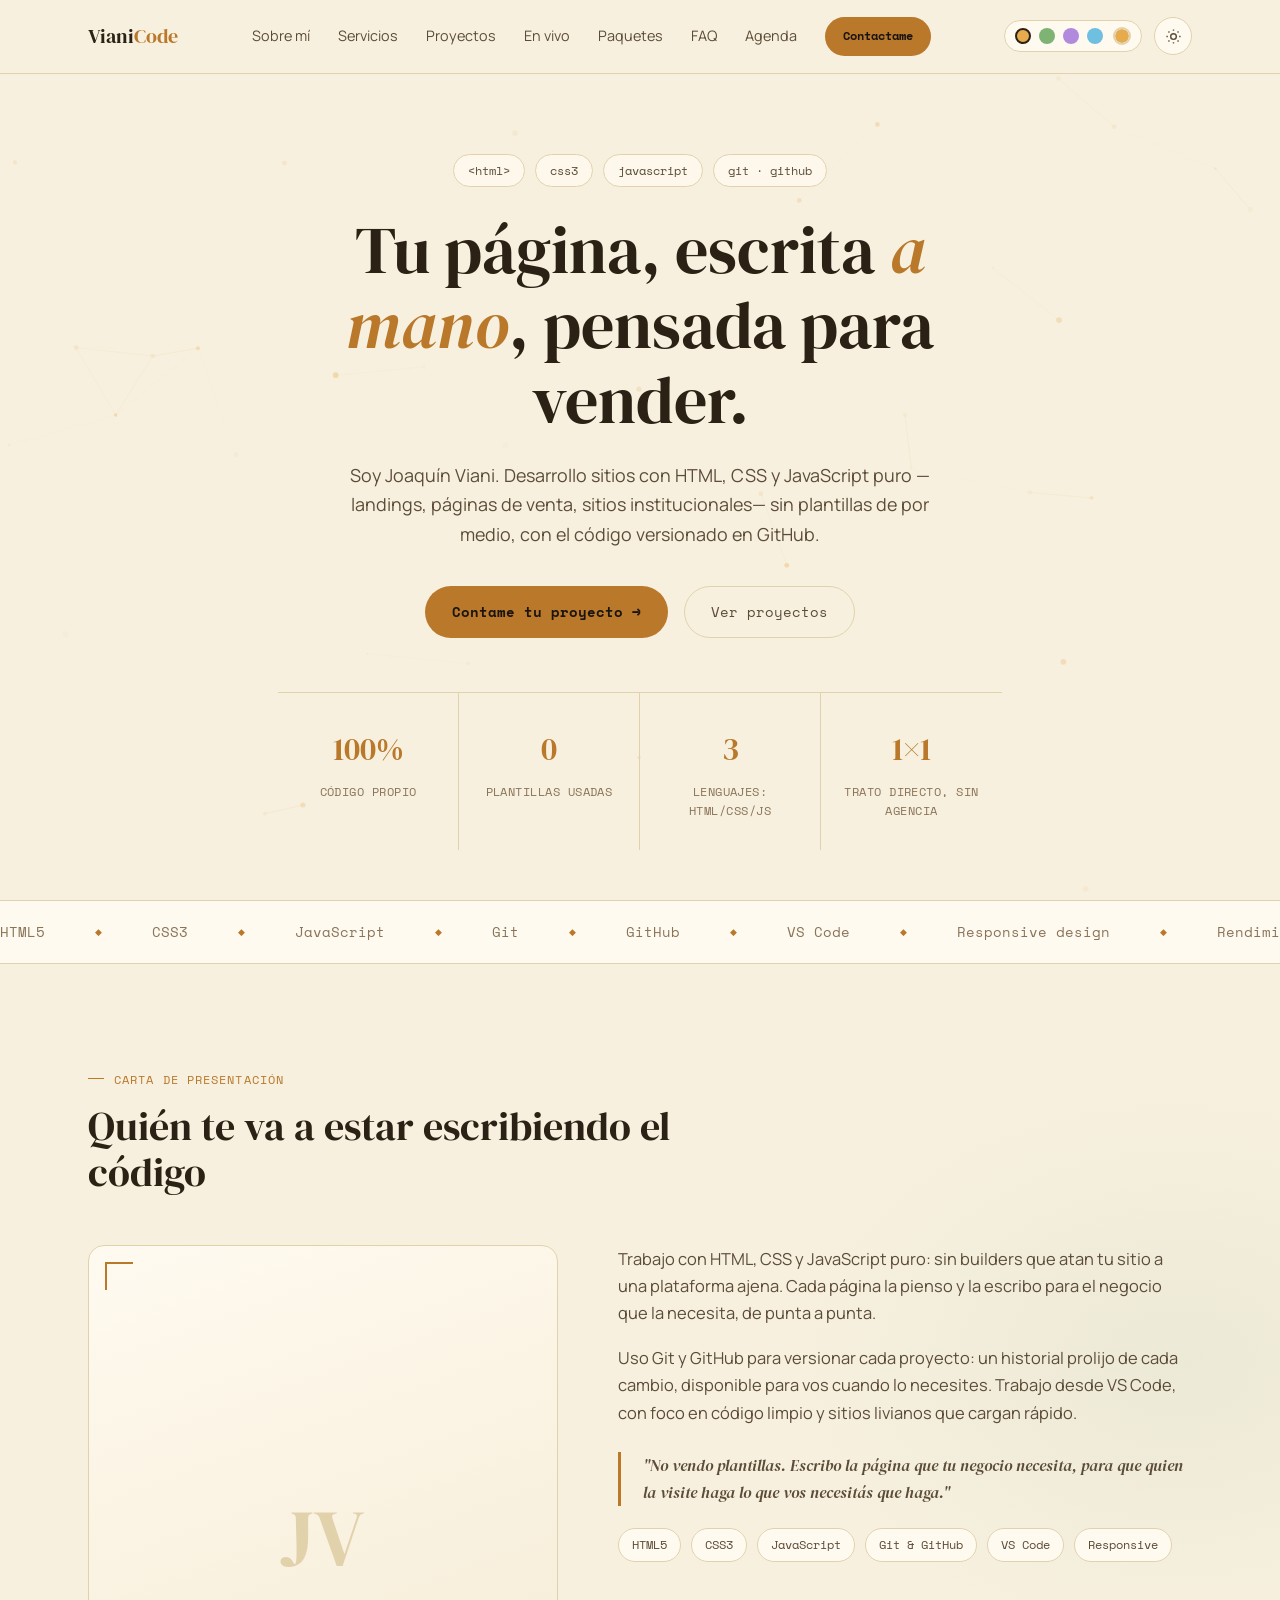
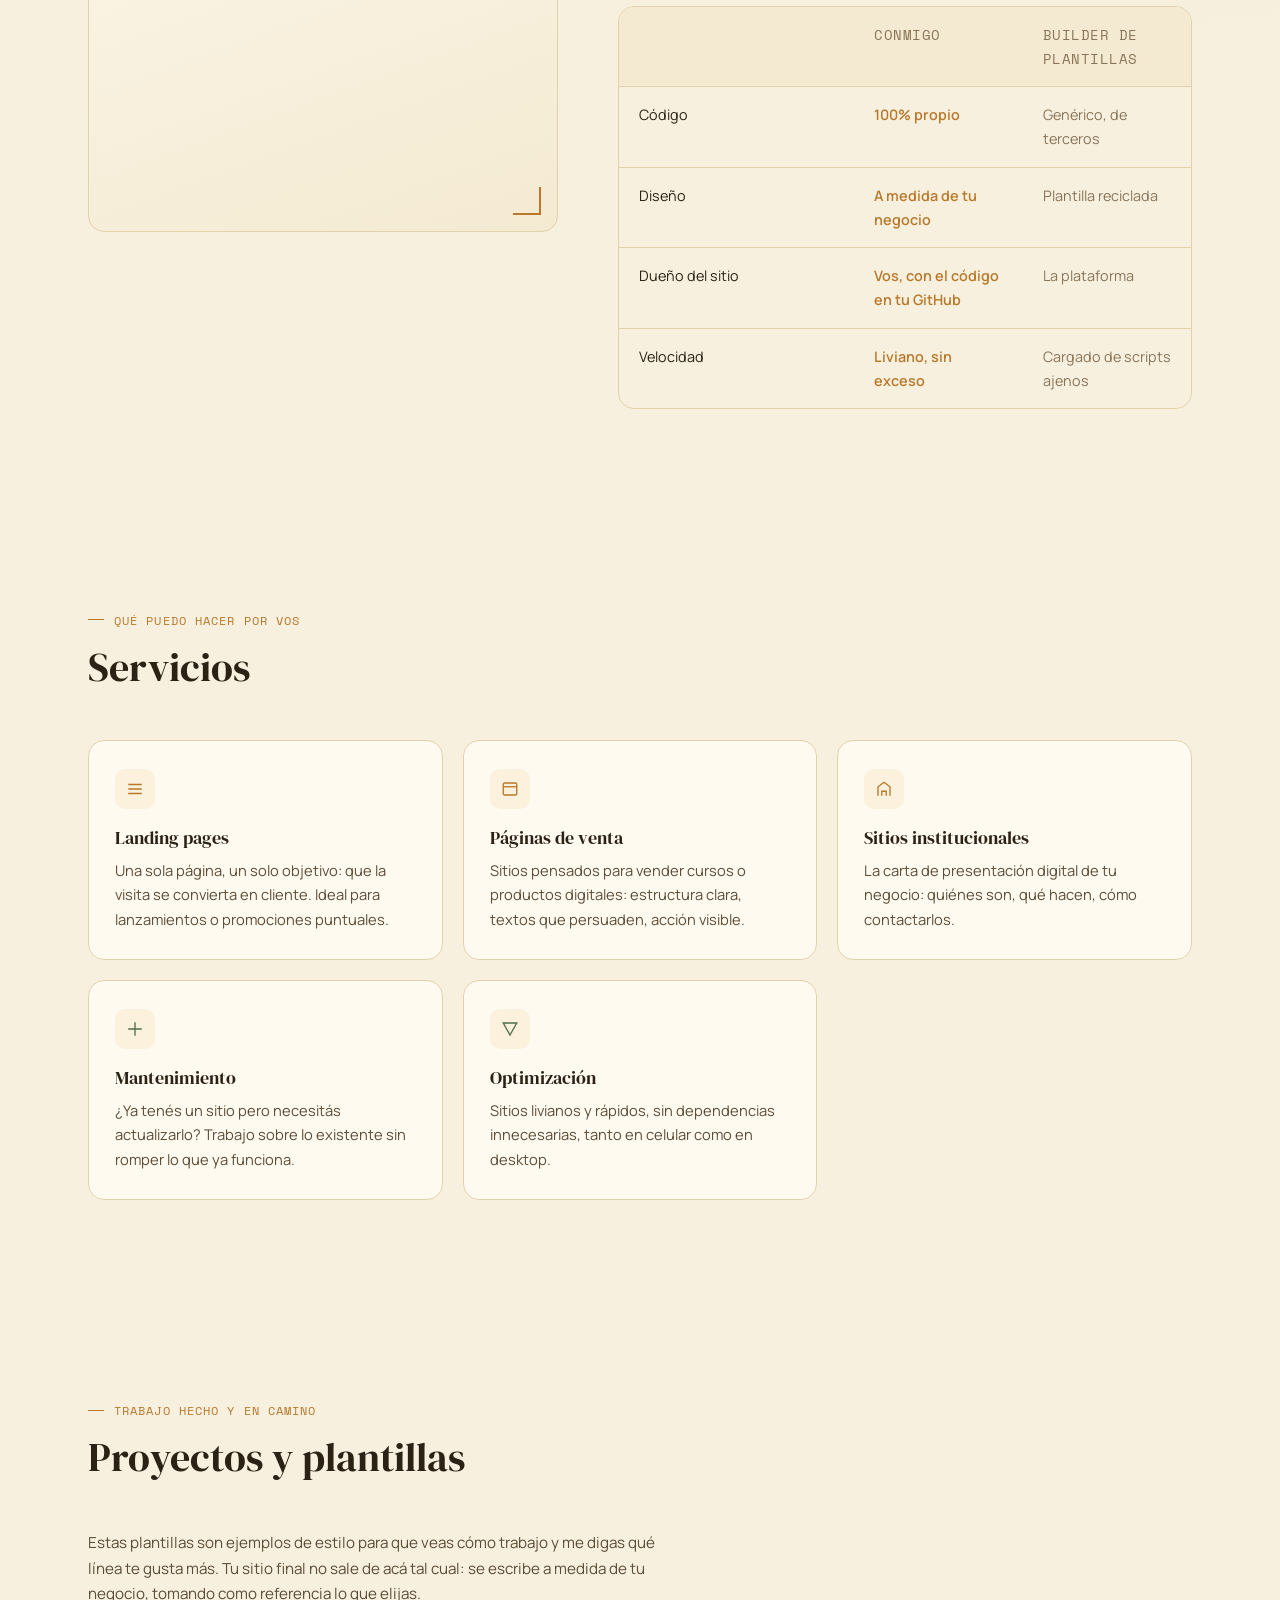
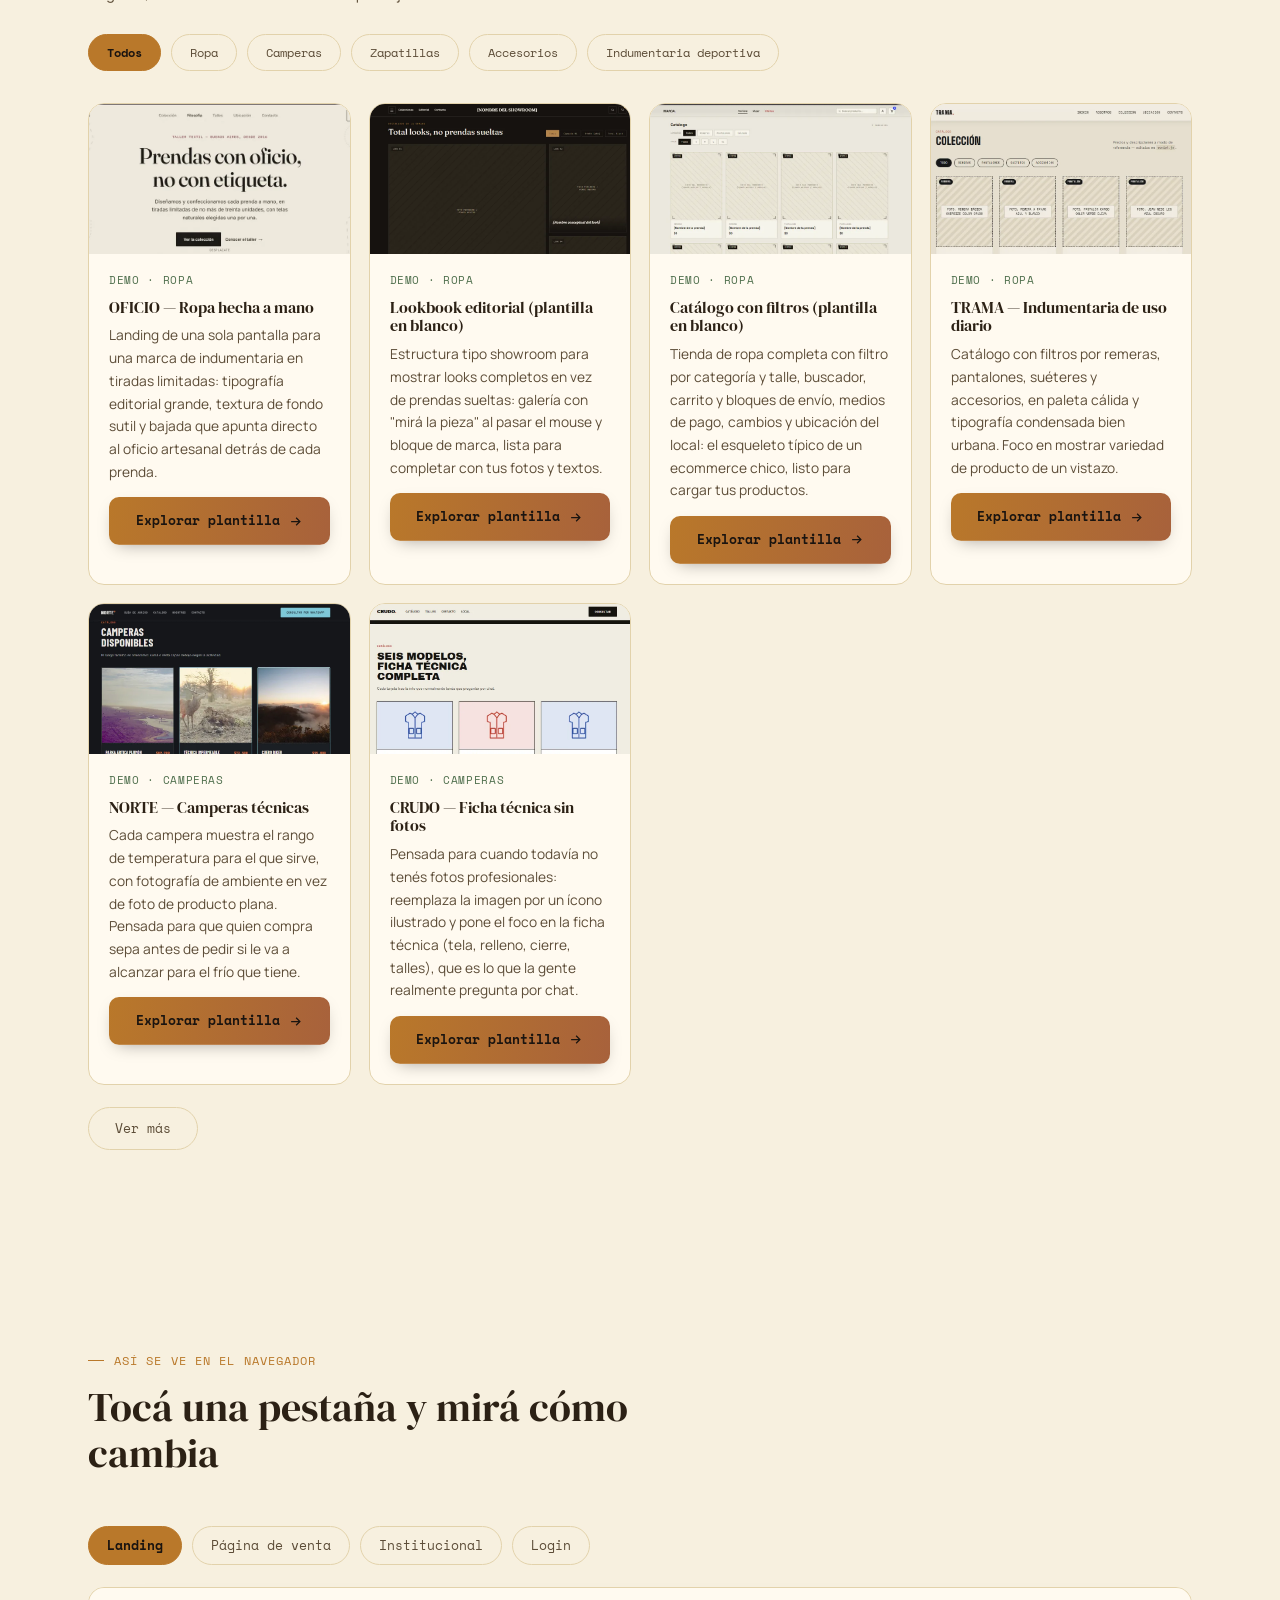
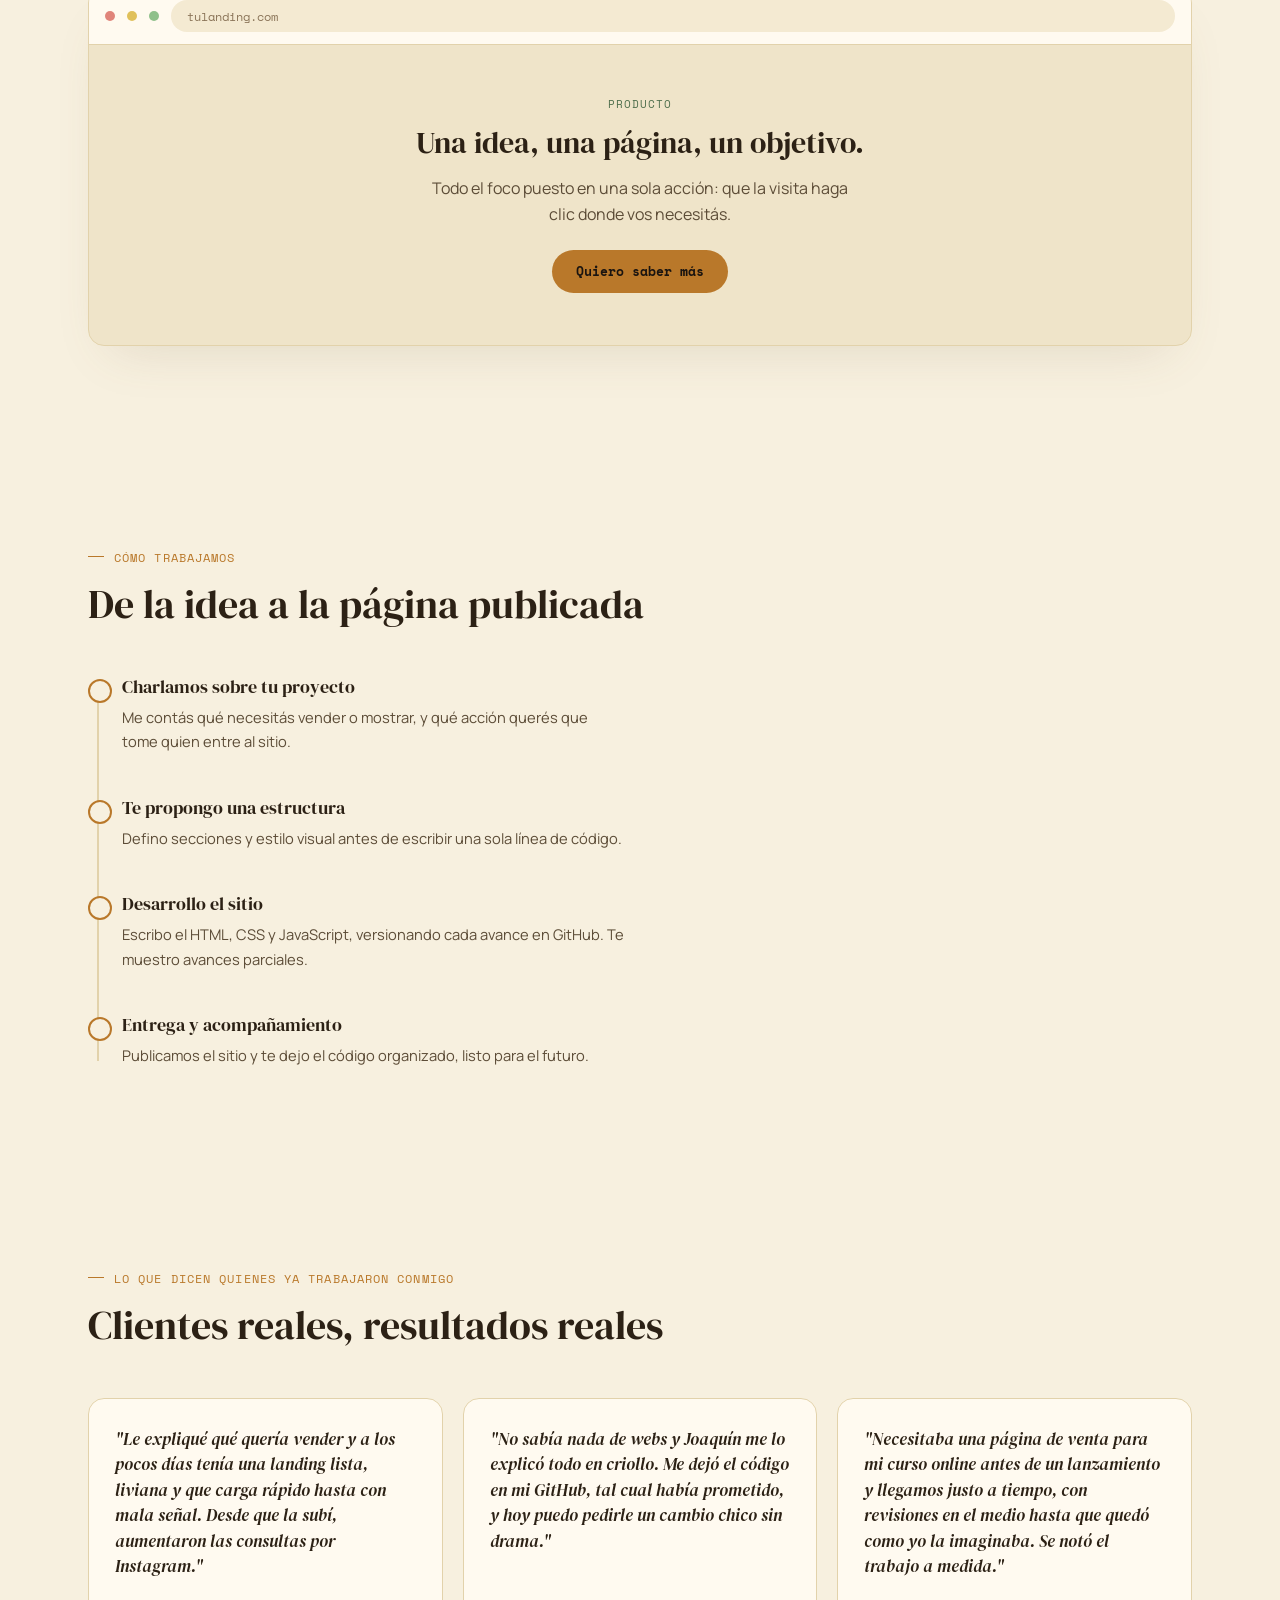
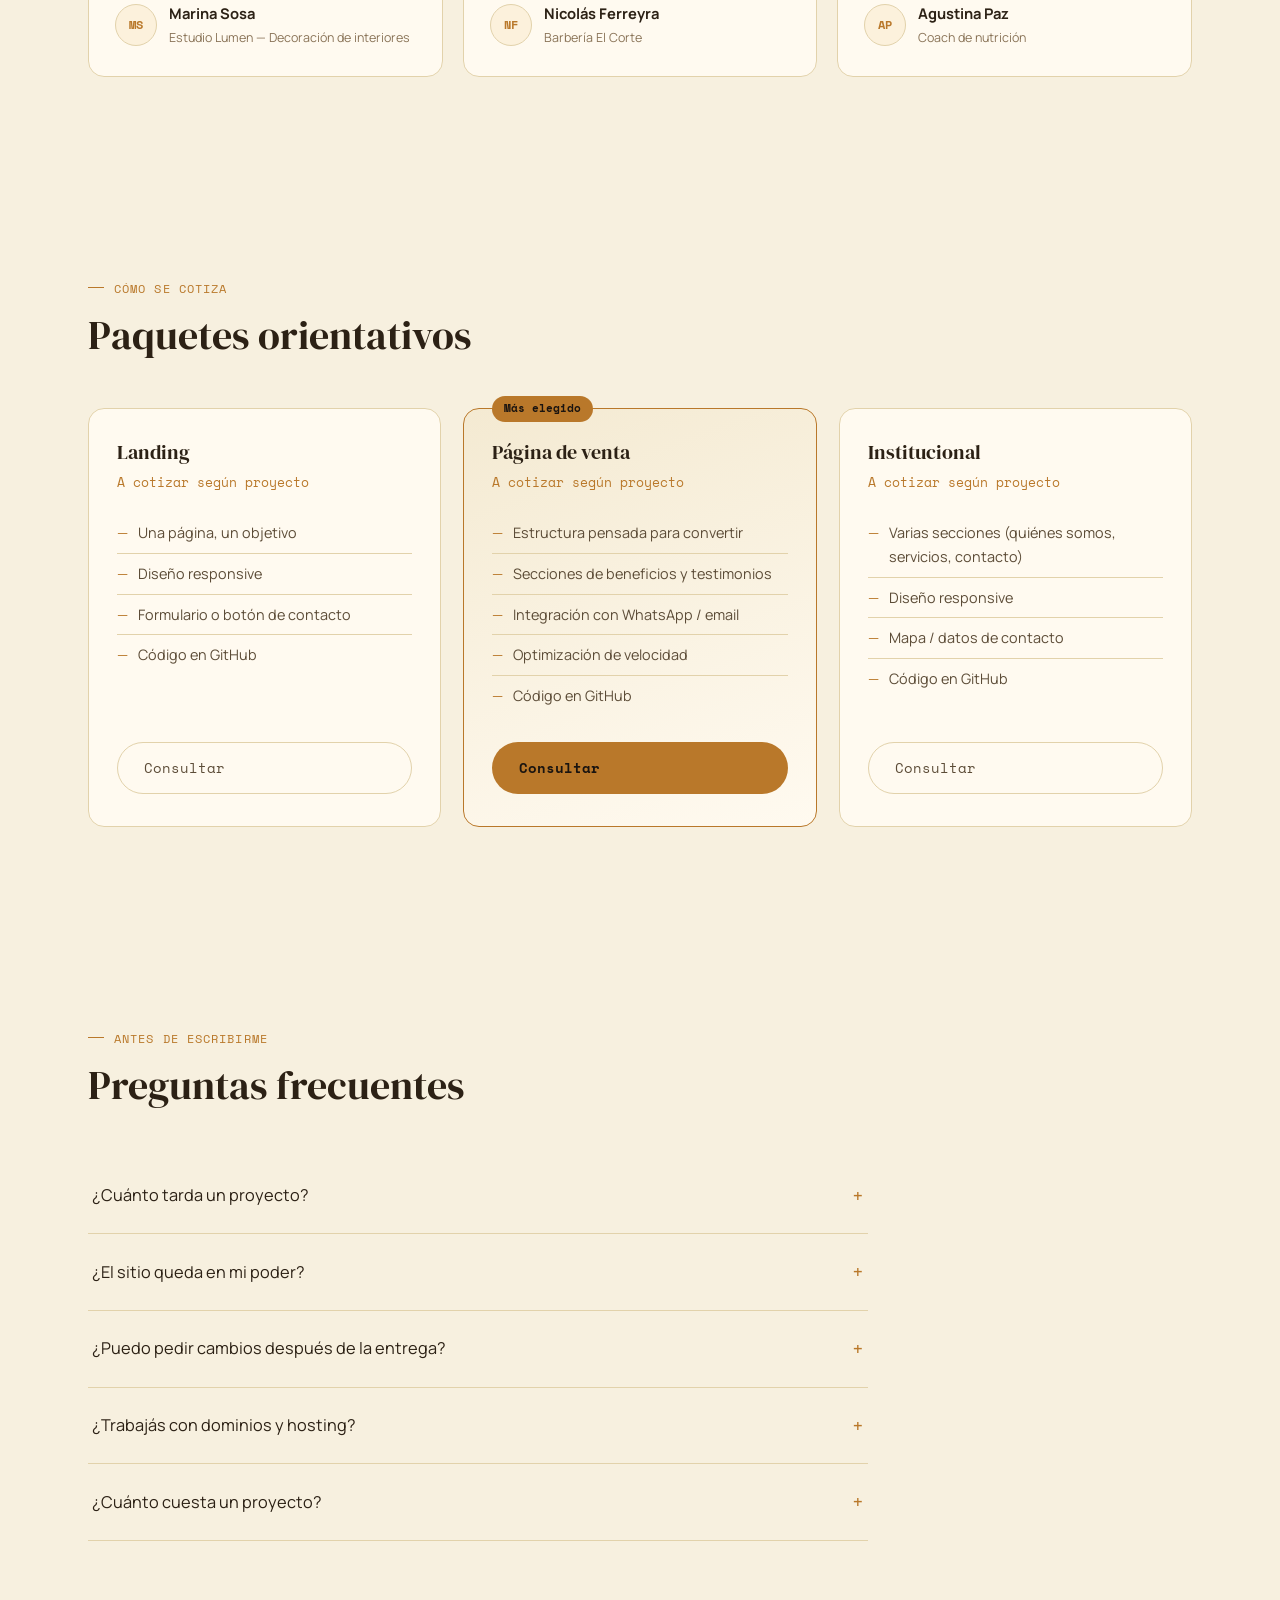
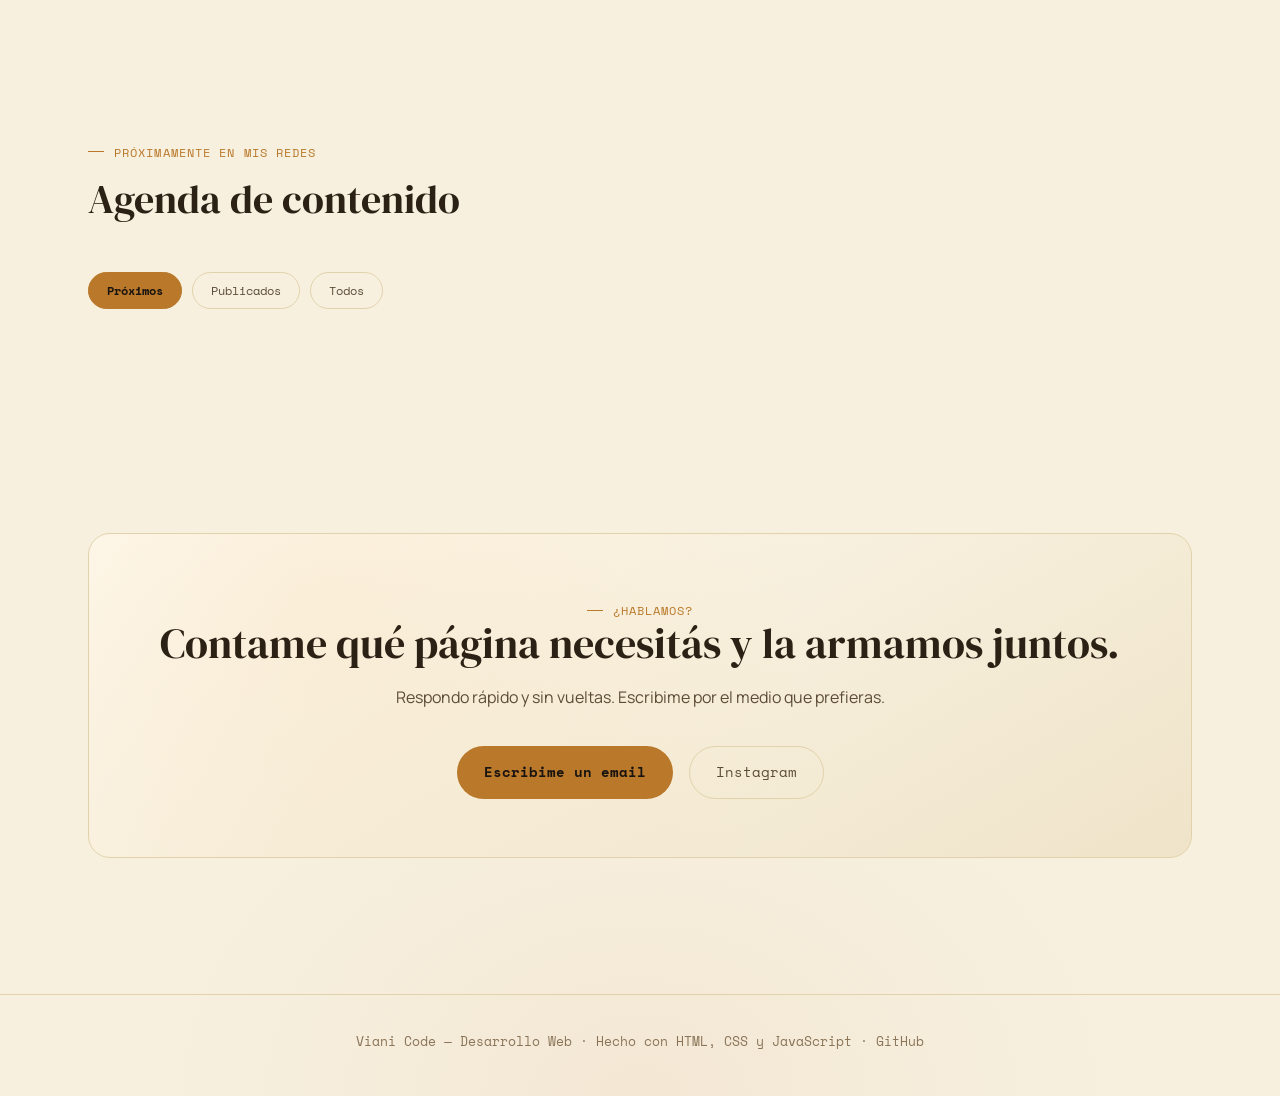
<file: index.html>
<!DOCTYPE html>
<html lang="es">
<head>
<meta charset="UTF-8">
<meta name="viewport" content="width=device-width, initial-scale=1.0">
<title>Viani Code — Desarrollo Web</title>
<meta name="description" content="Viani Code, desarrollo web de Joaquín Viani. Sitios a medida con HTML, CSS y JavaScript.">

<!-- Favicon: una sola imagen para todo (pestaña, celular, PWA) -->
<link rel="icon" href="assets/img/favicon-512.png" type="image/png">
<link rel="apple-touch-icon" href="assets/img/favicon-512.png">
<link rel="manifest" href="site.webmanifest">
<meta name="theme-color" content="#17110d">

<!-- Open Graph / Twitter Card -->
<meta property="og:type" content="website">
<meta property="og:url" content="https://vianidev.github.io/">
<meta property="og:title" content="Viani Code — Desarrollo Web">
<meta property="og:description" content="Sitios a medida con HTML, CSS y JavaScript. Rápidos, prolijos y hechos para convertir.">
<meta property="og:image" content="https://vianidev.github.io/assets/img/og-image.jpg">
<meta property="og:image:width" content="1200">
<meta property="og:image:height" content="630">
<meta property="og:locale" content="es_AR">
<meta name="twitter:card" content="summary_large_image">
<meta name="twitter:title" content="Viani Code — Desarrollo Web">
<meta name="twitter:description" content="Sitios a medida con HTML, CSS y JavaScript. Rápidos, prolijos y hechos para convertir.">
<meta name="twitter:image" content="https://vianidev.github.io/assets/img/og-image.jpg">

<link rel="preconnect" href="https://fonts.googleapis.com">
<link rel="preconnect" href="https://fonts.gstatic.com" crossorigin>
<link href="https://fonts.googleapis.com/css2?family=DM+Serif+Display:ital@0;1&family=Manrope:wght@400;500;600;700;800&family=Space+Mono:wght@400;700&display=swap" rel="stylesheet">
<link rel="stylesheet" href="style.css?v=20260902-9">
</head>
<body>
<canvas id="bgCanvas" aria-hidden="true"></canvas>

<header>
  <nav>
    <div class="logo">Viani<em>Code</em></div>
    <div class="nav-links">
      <a href="#sobre-mi">Sobre mí</a>
      <a href="#servicios">Servicios</a>
      <a href="#proyectos">Proyectos</a>
      <a href="#navegador">En vivo</a>
      <a href="#paquetes">Paquetes</a>
      <a href="#faq">FAQ</a>
      <a href="#agenda">Agenda</a>
      <a href="#contacto" class="nav-cta">Contactame</a>
    </div>
    <div class="nav-controls">
      <div class="palette-group" role="group" aria-label="Elegir paleta de color">
        <button class="palette-dot active" data-palette="amber" data-color="#e6ab4d" style="background:#e6ab4d" aria-label="Paleta ámbar" title="Ámbar"></button>
        <button class="palette-dot" data-palette="green" data-color="#7fb374" style="background:#7fb374" aria-label="Paleta verde" title="Verde"></button>
        <button class="palette-dot" data-palette="violet" data-color="#b18ade" style="background:#b18ade" aria-label="Paleta violeta" title="Violeta"></button>
        <button class="palette-dot" data-palette="sky" data-color="#6fbfe0" style="background:#6fbfe0" aria-label="Paleta celeste" title="Celeste"></button>
        <input type="color" class="live-color-picker" id="liveColorPicker" value="#e6ab4d" aria-label="Elegí tu propio color en vivo" title="Elegí tu propio color">
      </div>
      <button class="theme-toggle" id="themeToggle" aria-label="Cambiar entre tema claro y oscuro" title="Cambiar tema">
        <svg class="icon-moon" viewBox="0 0 24 24" fill="none" stroke="currentColor" stroke-width="2"><path d="M21 12.8A9 9 0 1 1 11.2 3a7 7 0 0 0 9.8 9.8z"/></svg>
        <svg class="icon-sun" viewBox="0 0 24 24" fill="none" stroke="currentColor" stroke-width="2"><circle cx="12" cy="12" r="4"/><path d="M12 2v2M12 20v2M4.9 4.9l1.4 1.4M17.7 17.7l1.4 1.4M2 12h2M20 12h2M4.9 19.1l1.4-1.4M17.7 6.3l1.4-1.4"/></svg>
      </button>
      <button class="nav-burger" id="navBurger" aria-label="Abrir menú de navegación" aria-controls="navMobile" aria-expanded="false">
        <span></span><span></span><span></span>
      </button>
    </div>
  </nav>
  <div class="scroll-bar" id="scrollBar"></div>
  <div class="nav-mobile" id="navMobile">
    <a href="#sobre-mi">Sobre mí</a>
    <a href="#servicios">Servicios</a>
    <a href="#proyectos">Proyectos</a>
    <a href="#navegador">En vivo</a>
    <a href="#paquetes">Paquetes</a>
    <a href="#faq">FAQ</a>
    <a href="#agenda">Agenda</a>
    <a href="#contacto" class="nav-mobile-cta">Contactame</a>
  </div>
</header>
<div class="nav-mobile-backdrop" id="navMobileBackdrop"></div>

<div class="theme-sweep" id="themeSweep"></div>

<button class="back-to-top" id="toTop" aria-label="Volver arriba" title="Volver arriba">
  <svg viewBox="0 0 24 24" fill="none" stroke="currentColor" stroke-width="2"><path d="M12 19V5M5 12l7-7 7 7"/></svg>
</button>

<div class="floating-cta" id="floatingCta">
  <a href="mailto:viani.code@gmail.com" class="fc-icon" aria-label="Escribime un email" title="Email">
    <svg viewBox="0 0 24 24" fill="none" stroke="currentColor" stroke-width="1.8"><rect x="3" y="5" width="18" height="14" rx="2"/><path d="M3 7l9 6 9-6"/></svg>
  </a>
  <a href="https://instagram.com/viani.dev" class="fc-icon" aria-label="Instagram" title="Instagram" target="_blank" rel="noopener">
    <svg viewBox="0 0 24 24" fill="none" stroke="currentColor" stroke-width="1.8"><rect x="3" y="3" width="18" height="18" rx="5"/><circle cx="12" cy="12" r="4"/><circle cx="17.2" cy="6.8" r="1"/></svg>
  </a>
  <a href="#contacto" class="fc-main">Contactame</a>
</div>

<main>
  <!-- ============ HERO ============ -->
  <section class="hero">
    <div class="wrap hero-inner">
      <div class="hero-badges">
        <span class="float-chip">&lt;html&gt;</span>
        <span class="float-chip">css3</span>
        <span class="float-chip">javascript</span>
        <span class="float-chip">git · github</span>
      </div>
      <h1>Tu página, escrita <em>a mano</em>, pensada para vender.</h1>
      <p class="lead">Soy Joaquín Viani. Desarrollo sitios con HTML, CSS y JavaScript puro —landings, páginas de venta, sitios institucionales— sin plantillas de por medio, con el código versionado en GitHub.</p>
      <div class="hero-ctas">
        <a href="#contacto" class="btn btn-primary">Contame tu proyecto →</a>
        <a href="#proyectos" class="btn btn-ghost">Ver proyectos</a>
      </div>

      <div class="stats-row">
        <div class="stat"><span class="num">100%</span><span class="lbl">Código propio</span></div>
        <div class="stat"><span class="num">0</span><span class="lbl">Plantillas usadas</span></div>
        <div class="stat"><span class="num">3</span><span class="lbl">Lenguajes: HTML/CSS/JS</span></div>
        <div class="stat"><span class="num">1×1</span><span class="lbl">Trato directo, sin agencia</span></div>
      </div>
    </div>
  </section>

  <div class="marquee-wrap">
    <div class="marquee-track">
      <span>HTML5</span><span>CSS3</span><span>JavaScript</span><span>Git</span><span>GitHub</span><span>VS Code</span><span>Responsive design</span><span>Rendimiento</span>
      <span>HTML5</span><span>CSS3</span><span>JavaScript</span><span>Git</span><span>GitHub</span><span>VS Code</span><span>Responsive design</span><span>Rendimiento</span>
    </div>
  </div>

  <!-- ============ SOBRE MI ============ -->
  <section id="sobre-mi">
    <div class="wrap">
      <div class="section-head reveal">
        <span class="eyebrow">Carta de presentación</span>
        <h2>Quién te va a estar escribiendo el código</h2>
      </div>
      <div class="about-wrap">
        <div class="about-frame reveal"><span class="initials">JV</span></div>
        <div class="about-copy reveal">
          <p>Trabajo con HTML, CSS y JavaScript puro: sin builders que atan tu sitio a una plataforma ajena. Cada página la pienso y la escribo para el negocio que la necesita, de punta a punta.</p>
          <p>Uso Git y GitHub para versionar cada proyecto: un historial prolijo de cada cambio, disponible para vos cuando lo necesites. Trabajo desde VS Code, con foco en código limpio y sitios livianos que cargan rápido.</p>
          <p class="quote-block">"No vendo plantillas. Escribo la página que tu negocio necesita, para que quien la visite haga lo que vos necesitás que haga."</p>
          <div class="stack-tags">
            <span class="tag">HTML5</span><span class="tag">CSS3</span><span class="tag">JavaScript</span>
            <span class="tag">Git & GitHub</span><span class="tag">VS Code</span><span class="tag">Responsive</span>
          </div>

          <div class="compare reveal">
            <div class="compare-row head"><div>&nbsp;</div><div>Conmigo</div><div>Builder de plantillas</div></div>
            <div class="compare-row"><div>Código</div><div class="me">100% propio</div><div class="them">Genérico, de terceros</div></div>
            <div class="compare-row"><div>Diseño</div><div class="me">A medida de tu negocio</div><div class="them">Plantilla reciclada</div></div>
            <div class="compare-row"><div>Dueño del sitio</div><div class="me">Vos, con el código en tu GitHub</div><div class="them">La plataforma</div></div>
            <div class="compare-row"><div>Velocidad</div><div class="me">Liviano, sin exceso</div><div class="them">Cargado de scripts ajenos</div></div>
          </div>
        </div>
      </div>
    </div>
  </section>

  <!-- ============ SERVICIOS ============ -->
  <section id="servicios">
    <div class="wrap">
      <div class="section-head reveal">
        <span class="eyebrow">Qué puedo hacer por vos</span>
        <h2>Servicios</h2>
      </div>
      <div class="services-grid">
        <div class="service-card reveal">
          <div class="icon"><svg width="18" height="18" viewBox="0 0 24 24" fill="none" stroke="var(--gold)" stroke-width="1.8"><path d="M3 12h18M3 6h18M3 18h18"/></svg></div>
          <h3>Landing pages</h3>
          <p>Una sola página, un solo objetivo: que la visita se convierta en cliente. Ideal para lanzamientos o promociones puntuales.</p>
        </div>
        <div class="service-card reveal">
          <div class="icon"><svg width="18" height="18" viewBox="0 0 24 24" fill="none" stroke="var(--gold)" stroke-width="1.8"><rect x="3" y="4" width="18" height="16" rx="2"/><path d="M3 9h18"/></svg></div>
          <h3>Páginas de venta</h3>
          <p>Sitios pensados para vender cursos o productos digitales: estructura clara, textos que persuaden, acción visible.</p>
        </div>
        <div class="service-card reveal">
          <div class="icon"><svg width="18" height="18" viewBox="0 0 24 24" fill="none" stroke="var(--gold)" stroke-width="1.8"><path d="M4 21V9l8-6 8 6v12"/><path d="M9 21v-6h6v6"/></svg></div>
          <h3>Sitios institucionales</h3>
          <p>La carta de presentación digital de tu negocio: quiénes son, qué hacen, cómo contactarlos.</p>
        </div>
        <div class="service-card reveal">
          <div class="icon"><svg width="18" height="18" viewBox="0 0 24 24" fill="none" stroke="var(--sage)" stroke-width="1.8"><path d="M12 3v18M3 12h18"/></svg></div>
          <h3>Mantenimiento</h3>
          <p>¿Ya tenés un sitio pero necesitás actualizarlo? Trabajo sobre lo existente sin romper lo que ya funciona.</p>
        </div>
        <div class="service-card reveal">
          <div class="icon"><svg width="18" height="18" viewBox="0 0 24 24" fill="none" stroke="var(--sage)" stroke-width="1.8"><path d="M12 20l9-16H3z"/></svg></div>
          <h3>Optimización</h3>
          <p>Sitios livianos y rápidos, sin dependencias innecesarias, tanto en celular como en desktop.</p>
        </div>
      </div>
    </div>
  </section>

  <!-- ============ PROYECTOS ============ -->
  <section id="proyectos">
    <div class="wrap">
      <div class="section-head reveal">
        <span class="eyebrow">Trabajo hecho y en camino</span>
        <h2>Proyectos y plantillas</h2>
      </div>
      <p style="color:var(--dim); max-width:64ch; margin-bottom:28px; font-size:0.95rem;">Estas plantillas son ejemplos de estilo para que veas cómo trabajo y me digas qué línea te gusta más. Tu sitio final no sale de acá tal cual: se escribe a medida de tu negocio, tomando como referencia lo que elijas.</p>
      <div class="filter-row" id="filterRow"></div>
      <div class="projects-grid" id="projectsGrid"></div>
      <button class="agenda-more" id="projectsMore" type="button">Ver más</button>
    </div>
  </section>


  <!-- ============ NAVEGADOR EN VIVO ============ -->
  <section id="navegador">
    <div class="wrap">
      <div class="section-head reveal">
        <span class="eyebrow">Así se ve en el navegador</span>
        <h2>Tocá una pestaña y mirá cómo cambia</h2>
      </div>
      <div class="demo-tabs">
        <button class="demo-tab active" data-demo="landing">Landing</button>
        <button class="demo-tab" data-demo="venta">Página de venta</button>
        <button class="demo-tab" data-demo="institucional">Institucional</button>
        <button class="demo-tab" data-demo="login">Login</button>
      </div>
      <div class="big-browser reveal">
        <div class="big-browser-bar">
          <span class="bb-dot r"></span><span class="bb-dot y"></span><span class="bb-dot g"></span>
          <div class="big-browser-url" id="demoUrl">tulanding.com</div>
        </div>
        <div class="demo-screen active" data-screen="landing">
          <span class="d-eyebrow">Producto</span>
          <h3>Una idea, una página, un objetivo.</h3>
          <p>Todo el foco puesto en una sola acción: que la visita haga clic donde vos necesitás.</p>
          <span class="d-btn">Quiero saber más</span>
        </div>
        <div class="demo-screen" data-screen="venta">
          <span class="d-eyebrow">Curso online</span>
          <h3>Tu curso, listo para vender hoy.</h3>
          <p>Beneficios, testimonios y botón de inscripción, en una estructura pensada para convertir.</p>
          <span class="d-btn">Inscribirme</span>
        </div>
        <div class="demo-screen" data-screen="institucional">
          <span class="d-eyebrow">Negocio local</span>
          <h3>Quiénes somos y cómo encontrarnos.</h3>
          <p>La carta de presentación digital de tu negocio, simple y fácil de mantener.</p>
          <span class="d-btn">Contactar</span>
        </div>
        <div class="demo-screen" data-screen="login">
          <div class="glow-login">
            <h3>Bienvenido de nuevo</h3>
            <input type="text" class="glow-input" placeholder="Usuario" readonly>
            <input type="password" class="glow-input" placeholder="Contraseña" readonly>
            <span class="d-btn">Ingresar</span>
          </div>
        </div>
      </div>
    </div>
  </section>

  <!-- ============ PROCESO ============ -->
  <section id="proceso">
    <div class="wrap">
      <div class="section-head reveal">
        <span class="eyebrow">Cómo trabajamos</span>
        <h2>De la idea a la página publicada</h2>
      </div>
      <div class="timeline">
        <div class="t-item reveal"><h3>Charlamos sobre tu proyecto</h3><p>Me contás qué necesitás vender o mostrar, y qué acción querés que tome quien entre al sitio.</p></div>
        <div class="t-item reveal"><h3>Te propongo una estructura</h3><p>Defino secciones y estilo visual antes de escribir una sola línea de código.</p></div>
        <div class="t-item reveal"><h3>Desarrollo el sitio</h3><p>Escribo el HTML, CSS y JavaScript, versionando cada avance en GitHub. Te muestro avances parciales.</p></div>
        <div class="t-item reveal"><h3>Entrega y acompañamiento</h3><p>Publicamos el sitio y te dejo el código organizado, listo para el futuro.</p></div>
      </div>
    </div>
  </section>

  <!-- ============ TESTIMONIOS ============ -->
  <section id="testimonios">
    <div class="wrap">
      <div class="section-head reveal">
        <span class="eyebrow">Lo que dicen quienes ya trabajaron conmigo</span>
        <h2>Clientes reales, resultados reales</h2>
      </div>
      <div class="testimonial-grid">
        <div class="testimonial-card reveal">
          <p class="t-quote">"Le expliqué qué quería vender y a los pocos días tenía una landing lista, liviana y que carga rápido hasta con mala señal. Desde que la subí, aumentaron las consultas por Instagram."</p>
          <div class="t-person">
            <span class="t-avatar">MS</span>
            <div class="t-info">
              <span class="t-name">Marina Sosa</span>
              <span class="t-role">Estudio Lumen — Decoración de interiores</span>
            </div>
          </div>
        </div>
        <div class="testimonial-card reveal">
          <p class="t-quote">"No sabía nada de webs y Joaquín me lo explicó todo en criollo. Me dejó el código en mi GitHub, tal cual había prometido, y hoy puedo pedirle un cambio chico sin drama."</p>
          <div class="t-person">
            <span class="t-avatar">NF</span>
            <div class="t-info">
              <span class="t-name">Nicolás Ferreyra</span>
              <span class="t-role">Barbería El Corte</span>
            </div>
          </div>
        </div>
        <div class="testimonial-card reveal">
          <p class="t-quote">"Necesitaba una página de venta para mi curso online antes de un lanzamiento y llegamos justo a tiempo, con revisiones en el medio hasta que quedó como yo la imaginaba. Se notó el trabajo a medida."</p>
          <div class="t-person">
            <span class="t-avatar">AP</span>
            <div class="t-info">
              <span class="t-name">Agustina Paz</span>
              <span class="t-role">Coach de nutrición</span>
            </div>
          </div>
        </div>
      </div>
    </div>
  </section>

  <!-- ============ PAQUETES ============ -->
  <section id="paquetes">
    <div class="wrap">
      <div class="section-head reveal">
        <span class="eyebrow">Cómo se cotiza</span>
        <h2>Paquetes orientativos</h2>
      </div>
      <div class="pricing-grid">
        <div class="price-card reveal">
          <h3>Landing</h3>
          <span class="price-sub">A cotizar según proyecto</span>
          <ul>
            <li>Una página, un objetivo</li>
            <li>Diseño responsive</li>
            <li>Formulario o botón de contacto</li>
            <li>Código en GitHub</li>
          </ul>
          <a href="#contacto" class="btn btn-ghost">Consultar</a>
        </div>
        <div class="price-card featured reveal">
          <h3>Página de venta</h3>
          <span class="price-sub">A cotizar según proyecto</span>
          <ul>
            <li>Estructura pensada para convertir</li>
            <li>Secciones de beneficios y testimonios</li>
            <li>Integración con WhatsApp / email</li>
            <li>Optimización de velocidad</li>
            <li>Código en GitHub</li>
          </ul>
          <a href="#contacto" class="btn btn-primary">Consultar</a>
        </div>
        <div class="price-card reveal">
          <h3>Institucional</h3>
          <span class="price-sub">A cotizar según proyecto</span>
          <ul>
            <li>Varias secciones (quiénes somos, servicios, contacto)</li>
            <li>Diseño responsive</li>
            <li>Mapa / datos de contacto</li>
            <li>Código en GitHub</li>
          </ul>
          <a href="#contacto" class="btn btn-ghost">Consultar</a>
        </div>
      </div>
    </div>
  </section>

  <!-- ============ FAQ ============ -->
  <section id="faq">
    <div class="wrap">
      <div class="section-head reveal">
        <span class="eyebrow">Antes de escribirme</span>
        <h2>Preguntas frecuentes</h2>
      </div>
      <div class="faq-list">
        <details class="faq-item reveal">
          <summary>¿Cuánto tarda un proyecto? <span class="plus">+</span></summary>
          <p class="faq-a">Depende de la complejidad: una landing simple puede estar en pocos días; un sitio institucional con varias secciones lleva más tiempo. Te doy un plazo estimado apenas hablamos de tu proyecto.</p>
        </details>
        <details class="faq-item reveal">
          <summary>¿El sitio queda en mi poder? <span class="plus">+</span></summary>
          <p class="faq-a">Sí. Te entrego el código fuente y el repositorio, así el sitio es tuyo y no depende de que yo siga disponible para que siga funcionando.</p>
        </details>
        <details class="faq-item reveal">
          <summary>¿Puedo pedir cambios después de la entrega? <span class="plus">+</span></summary>
          <p class="faq-a">Sí, coordinamos el alcance de esos ajustes cuando surjan. Como conozco el código de tu proyecto, suele ser rápido.</p>
        </details>
        <details class="faq-item reveal">
          <summary>¿Trabajás con dominios y hosting? <span class="plus">+</span></summary>
          <p class="faq-a">Te oriento en cómo conseguirlos y dejar el sitio publicado, aunque la contratación del dominio/hosting corre por tu cuenta.</p>
        </details>
        <details class="faq-item reveal">
          <summary>¿Cuánto cuesta un proyecto? <span class="plus">+</span></summary>
          <p class="faq-a">No manejo una lista de precios fija: cotizo según el alcance real de tu proyecto (secciones, funcionalidades, tiempos), para que pagues por lo que necesitás y no por un paquete genérico. Si el presupuesto es ajustado, podemos armar un esquema con mantenimiento mensual en vez de todo por adelantado. Y durante el desarrollo hacemos revisiones constantes, así que llegás a la entrega final sin sorpresas de última hora.</p>
        </details>
      </div>
    </div>
  </section>

  <!-- ============ AGENDA DE CONTENIDO ============ -->
  <section id="agenda">
    <div class="wrap">
      <div class="section-head reveal">
        <span class="eyebrow">Próximamente en mis redes</span>
        <h2>Agenda de contenido</h2>
      </div>
      <div class="filter-row" id="agendaFilterRow"></div>
      <div class="agenda-grid reveal" id="agendaGrid">
        <div class="agenda-card" data-date="2026-09-04"><div class="ac-date"><span class="ac-day">04</span><span class="ac-mon">Sep</span></div><p class="ac-title">Selector de color en vivo</p><a class="ac-tag" href="https://instagram.com/viani.dev" target="_blank" rel="noopener">Instagram</a></div>
        <div class="agenda-card" data-date="2026-09-06"><div class="ac-date"><span class="ac-day">06</span><span class="ac-mon">Sep</span></div><p class="ac-title">3 proyectos que te consiguen tu primer cliente</p><a class="ac-tag" href="https://instagram.com/viani.dev" target="_blank" rel="noopener">Instagram</a></div>
        <div class="agenda-card" data-date="2026-09-07"><div class="ac-date"><span class="ac-day">07</span><span class="ac-mon">Sep</span></div><p class="ac-title">Modo oscuro con transición tipo iris</p><a class="ac-tag" href="https://instagram.com/viani.dev" target="_blank" rel="noopener">Instagram</a></div>
        <div class="agenda-card" data-date="2026-09-09"><div class="ac-date"><span class="ac-day">09</span><span class="ac-mon">Sep</span></div><p class="ac-title">CSS Cheat Sheet: las propiedades que más vas a usar</p><a class="ac-tag" href="https://instagram.com/viani.dev" target="_blank" rel="noopener">Instagram</a></div>
        <div class="agenda-card" data-date="2026-09-11"><div class="ac-date"><span class="ac-day">11</span><span class="ac-mon">Sep</span></div><p class="ac-title">Filtro de categorías sin ninguna librería</p><a class="ac-tag" href="https://instagram.com/viani.dev" target="_blank" rel="noopener">Instagram</a></div>
        <div class="agenda-card" data-date="2026-09-13"><div class="ac-date"><span class="ac-day">13</span><span class="ac-mon">Sep</span></div><p class="ac-title">Antes/Después: de HTML sin estilos a esto</p><a class="ac-tag" href="https://instagram.com/viani.dev" target="_blank" rel="noopener">Instagram</a></div>
        <div class="agenda-card" data-date="2026-09-14"><div class="ac-date"><span class="ac-day">14</span><span class="ac-mon">Sep</span></div><p class="ac-title">Partículas animadas en el hero con Canvas</p><a class="ac-tag" href="https://instagram.com/viani.dev" target="_blank" rel="noopener">Instagram</a></div>
        <div class="agenda-card" data-date="2026-09-16"><div class="ac-date"><span class="ac-day">16</span><span class="ac-mon">Sep</span></div><p class="ac-title">CSS Grid en 60 segundos</p><a class="ac-tag" href="https://instagram.com/viani.dev" target="_blank" rel="noopener">Instagram</a></div>
        <div class="agenda-card" data-date="2026-09-18"><div class="ac-date"><span class="ac-day">18</span><span class="ac-mon">Sep</span></div><p class="ac-title">Barra de progreso de scroll en 4 líneas</p><a class="ac-tag" href="https://instagram.com/viani.dev" target="_blank" rel="noopener">Instagram</a></div>
        <div class="agenda-card" data-date="2026-09-20"><div class="ac-date"><span class="ac-day">20</span><span class="ac-mon">Sep</span></div><p class="ac-title">FAQ acordeón sin una sola línea de JavaScript</p><a class="ac-tag" href="https://instagram.com/viani.dev" target="_blank" rel="noopener">Instagram</a></div>
        <div class="agenda-card" data-date="2026-09-21"><div class="ac-date"><span class="ac-day">21</span><span class="ac-mon">Sep</span></div><p class="ac-title">Antes de aceptar un cliente, preguntate esto</p><a class="ac-tag" href="https://instagram.com/viani.dev" target="_blank" rel="noopener">Instagram</a></div>
        <div class="agenda-card" data-date="2026-09-23"><div class="ac-date"><span class="ac-day">23</span><span class="ac-mon">Sep</span></div><p class="ac-title">Texto en movimiento infinito (marquee) con CSS puro</p><a class="ac-tag" href="https://instagram.com/viani.dev" target="_blank" rel="noopener">Instagram</a></div>
        <div class="agenda-card" data-date="2026-09-25"><div class="ac-date"><span class="ac-day">25</span><span class="ac-mon">Sep</span></div><p class="ac-title">5 funciones de JavaScript que todo dev debería saber</p><a class="ac-tag" href="https://instagram.com/viani.dev" target="_blank" rel="noopener">Instagram</a></div>
        <div class="agenda-card" data-date="2026-09-27"><div class="ac-date"><span class="ac-day">27</span><span class="ac-mon">Sep</span></div><p class="ac-title">Animaciones al hacer scroll con Intersection Observer</p><a class="ac-tag" href="https://instagram.com/viani.dev" target="_blank" rel="noopener">Instagram</a></div>
        <div class="agenda-card" data-date="2026-09-28"><div class="ac-date"><span class="ac-day">28</span><span class="ac-mon">Sep</span></div><p class="ac-title">Login animado con efecto glow</p><a class="ac-tag" href="https://instagram.com/viani.dev" target="_blank" rel="noopener">Instagram</a></div>
        <div class="agenda-card" data-date="2026-09-30"><div class="ac-date"><span class="ac-day">30</span><span class="ac-mon">Sep</span></div><p class="ac-title">Reto: armá esto en 60 segundos</p><a class="ac-tag" href="https://instagram.com/viani.dev" target="_blank" rel="noopener">Instagram</a></div>
      </div>
      <button class="agenda-more" id="agendaMore" type="button">Ver más</button>
    </div>
  </section>

  <!-- ============ BITÁCORA (dada de baja temporalmente a pedido — el contenido queda acá abajo comentado para reactivarla sacando este comentario) ============
  <section id="bitacora">
    <div class="wrap">
      <div class="section-head reveal">
        <span class="eyebrow">Bitácora</span>
        <h2>Este mismo sitio, en construcción constante</h2>
      </div>
      <div class="gitlog-rail reveal">
        <div class="gitlog-item"><span class="gl-msg">Sumada pestaña Login con efecto glow al navegador interactivo</span><span class="gl-time">hoy</span></div>
        <div class="gitlog-item"><span class="gl-msg">Sumado selector de color en vivo en el header</span><span class="gl-time">hoy</span></div>
        <div class="gitlog-item"><span class="gl-msg">Sumado selector de tema oscuro / claro</span><span class="gl-time">hoy</span></div>
        <div class="gitlog-item"><span class="gl-msg">Agregado navegador interactivo con pestañas</span><span class="gl-time">hoy</span></div>
        <div class="gitlog-item"><span class="gl-msg">Sumados filtros de categoría en Proyectos</span><span class="gl-time">esta semana</span></div>
        <div class="gitlog-item"><span class="gl-msg">Agregada sección de FAQ con acordeón</span><span class="gl-time">esta semana</span></div>
        <div class="gitlog-item"><span class="gl-msg">Primera versión publicada</span><span class="gl-time">esta semana</span></div>
      </div>
    </div>
  </section>
  -->

  <!-- ============ CONTACTO ============ -->
  <section id="contacto">
    <div class="wrap">
      <div class="contact-box reveal">
        <span class="eyebrow">¿Hablamos?</span>
        <h2>Contame qué página necesitás y la armamos juntos.</h2>
        <p>Respondo rápido y sin vueltas. Escribime por el medio que prefieras.</p>
        <div class="contact-links">
          <a href="mailto:viani.code@gmail.com" class="btn btn-primary">Escribime un email</a>
          <a href="https://instagram.com/viani.dev" class="btn btn-ghost" target="_blank" rel="noopener">Instagram</a>
        </div>
      </div>
    </div>
  </section>
</main>

<footer>
  <div class="wrap">
    <p>Viani Code — Desarrollo Web · Hecho con HTML, CSS y JavaScript · <a href="https://github.com/vianidev">GitHub</a></p>
  </div>
</footer>

<script src="script.js?v=20260902-10"></script>

</body>
</html>
</file>
<file: style.css>
@property --gold{ syntax:'<color>'; inherits:true; initial-value:#e6ab4d; }
@property --gold-deep{ syntax:'<color>'; inherits:true; initial-value:#c68a34; }

:root{
    --bg: #17110d;
    --bg-2: #1e1610;
    --surface: #271d15;
    --surface-2: #302418;
    --border: #3d2f21;
    --cream: #f6ecd9;
    --dim: #c2ae91;
    --faint: #8a7860;
    --gold: #e6ab4d;
    --gold-deep: #c68a34;
    --copper: #cf8258;
    --sage: #85a583;
    --maxw: 1160px;
    --radius: 16px;
    --header-bg: rgba(23,17,13,0.85);
    --chip-bg: rgba(39,29,21,0.6);
    --shadow: rgba(0,0,0,0.5);
    transition: --gold .5s ease, --gold-deep .5s ease;
  }
  html.no-color-transition{ transition:none !important; }
  html[data-theme="light"]{
    --bg: #f7f0df;
    --bg-2: #efe4c9;
    --surface: #fffaf0;
    --surface-2: #f4ead2;
    --border: #e2d2ab;
    --cream: #2c2115;
    --dim: #5c4c37;
    --faint: #8a7458;
    --gold: #b9782a;
    --gold-deep: #99631f;
    --copper: #a8623b;
    --sage: #4f6f4d;
    --header-bg: rgba(247,240,223,0.85);
    --chip-bg: rgba(255,250,240,0.75);
    --shadow: rgba(120,100,70,0.18);
  }
  html{ transition: background-color .3s ease, --gold .5s ease, --gold-deep .5s ease; }
  body{ transition: color .3s ease; }

  /* ---------- PALETAS DE COLOR ---------- */
  html[data-palette="green"]{ --gold: #7fb374; --gold-deep: #5e9852; }
  html[data-theme="light"][data-palette="green"]{ --gold: #4f7a46; --gold-deep: #3d6136; }

  html[data-palette="violet"]{ --gold: #b18ade; --gold-deep: #9569c4; }
  html[data-theme="light"][data-palette="violet"]{ --gold: #6f4a99; --gold-deep: #593b7d; }

  html[data-palette="sky"]{ --gold: #6fbfe0; --gold-deep: #4aa0c7; }
  html[data-theme="light"][data-palette="sky"]{ --gold: #2f7ea0; --gold-deep: #24647f; }

  *{ box-sizing:border-box; margin:0; padding:0; }
  html{
    scroll-behavior:smooth;
    background:
      radial-gradient(ellipse 900px 500px at 12% -5%, rgba(230,171,77,0.13), transparent 60%),
      radial-gradient(ellipse 700px 500px at 92% 15%, rgba(133,165,131,0.09), transparent 55%),
      radial-gradient(ellipse 800px 600px at 50% 100%, rgba(207,130,88,0.08), transparent 60%),
      var(--bg);
  }
  body{
    color: var(--cream);
    font-family: 'Manrope', sans-serif;
    line-height: 1.65;
    -webkit-font-smoothing: antialiased;
    overflow-x: hidden;
  }
  ::selection{ background: rgba(230,171,77,0.3); }
  a{ color:inherit; text-decoration:none; }
  .wrap{ max-width: var(--maxw); margin:0 auto; padding: 0 28px; }
  h1,h2,h3{ font-family:'DM Serif Display', serif; font-weight:400; line-height:1.15; }
  em{ font-style:italic; color: var(--gold); }

  .eyebrow{
    font-family:'Space Mono', monospace; font-size:0.76rem; letter-spacing:0.09em;
    text-transform:uppercase; color: var(--gold); display:inline-flex; align-items:center; gap:10px;
  }
  .eyebrow::before{ content:""; width:16px; height:1px; background: var(--gold); }

  a:focus-visible, button:focus-visible, summary:focus-visible{
    outline: 2px solid var(--gold); outline-offset:3px; border-radius:4px;
  }

  .reveal{ opacity:0; transform: translateY(18px); transition: opacity .6s ease, transform .6s ease; }
  .reveal.in{ opacity:1; transform:none; }
  @media (prefers-reduced-motion: reduce){
    .reveal{ opacity:1 !important; transform:none !important; transition:none !important; }
  }

  /* ---------- NAV ---------- */
  header{ position:sticky; top:0; z-index:60; background: var(--header-bg); backdrop-filter: blur(10px); border-bottom: 1px solid var(--border); }
  nav{ max-width: var(--maxw); margin:0 auto; padding:17px 28px; display:flex; align-items:center; justify-content:space-between; }
  .logo{ font-family:'DM Serif Display', serif; font-size:1.25rem; }
  .logo em{ font-style:normal; }
  .nav-links{ display:flex; gap:28px; align-items:center; font-size:0.9rem; color: var(--dim); }
  .nav-links a:hover{ color: var(--cream); }
  .nav-cta{
    font-family:'Space Mono', monospace; font-size:0.78rem; padding:9px 18px;
    background: var(--gold); color:#1a1410; border-radius:100px; font-weight:700;
  }
  .nav-cta:hover{ background:#f0ba63; }
  @media (max-width:820px){ .nav-links{ display:none; } }
  .scroll-bar{ position:absolute; bottom:-1px; left:0; height:2px; background: var(--gold); width:0%; }

  /* ---------- MENU MOBILE (hamburguesa) ---------- */
  .nav-burger{
    display:none; position:relative; width:38px; height:38px; border-radius:50%;
    border:1px solid var(--border); background: var(--surface); cursor:pointer;
    flex-shrink:0; align-items:center; justify-content:center; flex-direction:column; gap:4px;
  }
  .nav-burger:hover{ background: var(--surface-2); }
  .nav-burger span{ display:block; width:16px; height:2px; border-radius:2px; background: var(--dim); transition: transform .3s ease, opacity .2s ease, background .2s ease; }
  .nav-burger:hover span{ background: var(--cream); }
  .nav-burger.active span:nth-child(1){ transform: translateY(6px) rotate(45deg); }
  .nav-burger.active span:nth-child(2){ opacity:0; }
  .nav-burger.active span:nth-child(3){ transform: translateY(-6px) rotate(-45deg); }
  @media (max-width:820px){ .nav-burger{ display:flex; } }

  .nav-mobile{
    position:absolute; top:100%; left:0; right:0; z-index:59;
    display:flex; flex-direction:column;
    max-width: var(--maxw); margin:0 auto; padding:0 28px;
    background: var(--header-bg); backdrop-filter: blur(10px);
    border-bottom: 1px solid var(--border);
    max-height:0; opacity:0; overflow:hidden;
    transition: max-height .38s cubic-bezier(.65,0,.35,1), opacity .28s ease;
  }
  .nav-mobile.open{ max-height:520px; opacity:1; }
  .nav-mobile a{
    padding:15px 2px; border-bottom:1px solid var(--border);
    color: var(--dim); font-size:0.98rem;
  }
  .nav-mobile a:hover{ color: var(--cream); }
  .nav-mobile-cta{
    margin:16px 2px 20px; text-align:center; border-bottom:none !important;
    font-family:'Space Mono', monospace; font-weight:700; font-size:0.85rem;
    background: var(--gold); color:#1a1410 !important; border-radius:100px; padding:13px 18px;
  }
  .nav-mobile-cta:hover{ background:#f0ba63; color:#1a1410 !important; }
  .nav-mobile-backdrop{
    position:fixed; inset:0; z-index:55; background: rgba(0,0,0,0.5);
    opacity:0; pointer-events:none; transition: opacity .28s ease;
  }
  .nav-mobile-backdrop.show{ opacity:1; pointer-events:auto; }
  @media (min-width:821px){ .nav-mobile, .nav-mobile-backdrop{ display:none !important; } }

  /* ---------- HERO ---------- */
  .hero{ padding: 80px 0 0; position:relative; }
  .hero-inner{ text-align:center; max-width: 780px; margin: 0 auto; padding-bottom: 50px; }
  .hero-badges{ display:flex; justify-content:center; gap:10px; flex-wrap:wrap; margin-bottom:26px; }
  .float-chip{
    font-family:'Space Mono', monospace; font-size:0.72rem; padding:6px 14px;
    border:1px solid var(--border); border-radius:100px; color: var(--dim);
    background: var(--chip-bg); animation: float 5s ease-in-out infinite;
    position: relative; z-index: 2;
  }
  .float-chip:nth-child(2){ animation-delay: .6s; }
  .float-chip:nth-child(3){ animation-delay: 1.2s; }
  .float-chip:nth-child(4){ animation-delay: 1.8s; }
  @keyframes float{ 0%,100%{ transform: translateY(0);} 50%{ transform: translateY(-6px);} }
  @media (prefers-reduced-motion: reduce){ .float-chip{ animation:none; } }

  .hero h1{ font-size: clamp(2.5rem, 6vw, 4.1rem); margin-bottom:22px; }
  .hero .lead{ color: var(--dim); font-size:1.12rem; max-width:56ch; margin: 0 auto 36px; }
  .hero-ctas{ display:flex; gap:16px; justify-content:center; flex-wrap:wrap; }

  .btn{ font-family:'Space Mono', monospace; font-size:0.85rem; padding:14px 26px; border-radius:100px; display:inline-flex; align-items:center; gap:8px; transition: all .2s ease; border:1px solid transparent; }
  .btn-primary{ background: var(--gold); color:#1a1410; font-weight:700; }
  .btn-primary:hover{ background:#f0ba63; transform: translateY(-2px); }
  .btn-ghost{ border-color: var(--border); color: var(--dim); }
  .btn-ghost:hover{ border-color: var(--dim); color: var(--cream); }

  /* stats row */
  .stats-row{
    display:grid; grid-template-columns: repeat(4,1fr);
    max-width: 920px; margin: 54px auto 0; border-top:1px solid var(--border);
  }
  .stat{ text-align:center; padding: 30px 14px; border-right:1px solid var(--border); }
  .stat:last-child{ border-right:none; }
  .stat .num{ font-family:'DM Serif Display', serif; font-size:2rem; color: var(--gold); display:block; }
  .stat .lbl{ font-family:'Space Mono', monospace; font-size:0.72rem; color: var(--faint); text-transform:uppercase; letter-spacing:0.04em; margin-top:6px; display:block; }
  @media (max-width:700px){ .stats-row{ grid-template-columns: 1fr 1fr; } .stat:nth-child(2){ border-right:none; } }

  /* ---------- MARQUEE ---------- */
  .marquee-wrap{ overflow:hidden; border-top:1px solid var(--border); border-bottom:1px solid var(--border); background: var(--surface); padding: 20px 0; }
  .marquee-track{ display:flex; gap:50px; width: max-content; animation: scroll-left 26s linear infinite; }
  @keyframes scroll-left{ from{ transform: translateX(0);} to{ transform: translateX(-50%);} }
  .marquee-track span{ font-family:'Space Mono', monospace; font-size:0.85rem; color: var(--faint); white-space:nowrap; display:flex; align-items:center; gap:10px; }
  .marquee-track span::after{ content:"◆"; color: var(--gold); font-size:0.55rem; margin-left:40px; }
  @media (prefers-reduced-motion: reduce){ .marquee-track{ animation:none; } }

  /* ---------- SECTION GENERIC ---------- */
  section{ padding: 96px 0; }
  .section-head{ margin-bottom: 50px; max-width:640px; }
  .section-head h2{ font-size: clamp(1.8rem,3.2vw,2.5rem); margin-top:14px; }

  /* ---------- SOBRE MI ---------- */
  .about-wrap{ display:grid; grid-template-columns: 0.9fr 1.1fr; gap:60px; }
  .about-frame{
    aspect-ratio: 4/5; border-radius: var(--radius); border:1px solid var(--border);
    background: linear-gradient(160deg, var(--surface), var(--surface-2));
    position:relative; overflow:hidden;
  }
  .about-frame::before, .about-frame::after{
    content:""; position:absolute; width:26px; height:26px; border: 2px solid var(--gold);
  }
  .about-frame::before{ top:16px; left:16px; border-right:none; border-bottom:none; }
  .about-frame::after{ bottom:16px; right:16px; border-left:none; border-top:none; }
  .about-frame .initials{ position:absolute; inset:0; display:flex; align-items:center; justify-content:center; font-family:'DM Serif Display', serif; font-size:5rem; color: var(--border); }
  .about-copy p{ color: var(--dim); margin-bottom:18px; font-size:1.03rem; }
  .quote-block{ font-family:'DM Serif Display', serif; font-style:italic; font-size:1.3rem; color: var(--cream); border-left:3px solid var(--gold); padding-left:22px; margin:26px 0; }
  .stack-tags{ display:flex; flex-wrap:wrap; gap:10px; margin-top:22px; }
  .tag{ font-family:'Space Mono', monospace; font-size:0.74rem; padding:6px 13px; border-radius:100px; background: var(--surface); border:1px solid var(--border); color: var(--dim); }
  @media (max-width:900px){ .about-wrap{ grid-template-columns:1fr; } .about-frame{ max-width:280px; aspect-ratio:1; } }

  /* comparación */
  .compare{ margin-top:44px; border:1px solid var(--border); border-radius: var(--radius); overflow:hidden; }
  .compare-row{ display:grid; grid-template-columns: 1.4fr 1fr 1fr; }
  .compare-row > div{ padding: 16px 20px; font-size:0.9rem; }
  .compare-row.head{ background: var(--surface-2); font-family:'Space Mono', monospace; font-size:0.76rem; text-transform:uppercase; letter-spacing:0.04em; color: var(--faint); }
  .compare-row:not(.head){ border-top:1px solid var(--border); }
  .compare-row .me{ color: var(--gold); font-weight:600; }
  .compare-row .them{ color: var(--faint); }
  @media (max-width:640px){ .compare-row > div:nth-child(1){ font-size:0.84rem; } .compare-row{ grid-template-columns:1.2fr 1fr 1fr; } .compare-row > div{ padding:14px 12px; } }

  /* ---------- SERVICIOS ---------- */
  .services-grid{ display:grid; grid-template-columns: repeat(3,1fr); gap:20px; }
  .service-card{ background: var(--surface); border:1px solid var(--border); border-radius: var(--radius); padding:28px 26px; transition: all .25s ease; }
  .service-card:hover{ background: var(--surface-2); border-color:#544128; transform: translateY(-4px); }
  .service-card .icon{ width:40px; height:40px; border-radius:10px; background: rgba(230,171,77,0.12); display:flex; align-items:center; justify-content:center; margin-bottom:18px; }
  .service-card h3{ font-size:1.15rem; margin-bottom:10px; }
  .service-card p{ color: var(--dim); font-size:0.92rem; }
  @media (max-width:900px){ .services-grid{ grid-template-columns:1fr 1fr; } }
  @media (max-width:600px){ .services-grid{ grid-template-columns:1fr; } }

  /* ---------- PROYECTOS + FILTROS ---------- */
  .filter-row{ display:flex; gap:10px; flex-wrap:wrap; margin-bottom:32px; }
  .filter-btn{
    font-family:'Space Mono', monospace; font-size:0.78rem; padding:8px 18px; border-radius:100px;
    border:1px solid var(--border); color: var(--dim); background:transparent; cursor:pointer; transition: all .2s ease;
  }
  .filter-btn:hover{ border-color: var(--dim); color: var(--cream); }
  .filter-btn.active{ background: var(--gold); border-color: var(--gold); color:#1a1410; font-weight:700; }
  .projects-grid{ display:grid; grid-template-columns: repeat(auto-fill, minmax(250px, 1fr)); gap:18px; }
  .project-card{ background: var(--surface); border:1px solid var(--border); border-radius: var(--radius); overflow:hidden; transition: all .2s ease; }
  .project-card.hide{ display:none; }
  .project-card:hover{ border-color:#544128; }
  .project-thumb{ height:150px; background: linear-gradient(135deg, var(--surface-2), var(--bg-2)); display:flex; align-items:center; justify-content:center; overflow:hidden; }
  .project-thumb img{ width:100%; height:100%; object-fit:cover; object-position: top; display:block; transition: transform .35s ease; }
  .project-card:hover .project-thumb img{ transform: scale(1.04); }
  .project-thumb .mini-browser{ width:82%; background: var(--bg-2); border-radius:6px; border:1px solid var(--border); overflow:hidden; }
  .project-thumb .mini-bar{ display:flex; gap:5px; padding:6px 9px; background:#1a1410; }
  .project-thumb .mini-dot{ width:6px; height:6px; border-radius:50%; background: var(--border); }
  .project-thumb .mini-body{ padding:14px 12px; }
  .project-thumb .mini-line{ height:6px; border-radius:3px; background: var(--surface-2); margin-bottom:7px; }
  .project-body{ padding:18px 20px 20px; }
  .project-tag{ font-family:'Space Mono', monospace; font-size:0.68rem; text-transform:uppercase; letter-spacing:0.06em; color: var(--sage); display:block; margin-bottom:8px; }
  .project-body h3{ font-size:1.02rem; margin-bottom:8px; }
  .project-body p{ color: var(--dim); font-size:0.86rem; margin-bottom:14px; }

  /* ---------- BOTÓN "EXPLORAR PLANTILLA" ---------- */
  .project-link{
    position: relative; overflow: hidden;
    font-family:'Space Mono', monospace; font-size:0.82rem; color:#1a1410;
    display:flex; align-items:center; justify-content:center; gap:8px;
    background: linear-gradient(100deg, var(--gold), var(--copper), var(--sage), var(--gold));
    background-size: 300% 100%;
    background-position: 0% 50%;
    border-radius: 10px; padding: 13px 20px; font-weight:700; width:100%; margin-top:4px;
    box-shadow: 0 6px 18px -8px rgba(0,0,0,0.4);
    transition: background-position .6s ease, transform .2s ease, box-shadow .2s ease;
  }
  .project-link .link-text{ position:relative; z-index:2; }
  .project-link svg{ position:relative; z-index:2; width:15px; height:15px; transition: transform .3s ease; }

  /* brillo que cruza el botón */
  .project-link::before{
    content:""; position:absolute; top:0; left:-60%; width:40%; height:100%;
    background: linear-gradient(120deg, transparent, rgba(255,255,255,0.55), transparent);
    transform: skewX(-20deg);
    transition: left .55s ease;
    z-index:1;
  }

  .project-link:hover{
    background-position: 100% 50%;
    transform: translateY(-3px);
    box-shadow: 0 12px 26px -10px rgba(0,0,0,0.5);
  }
  .project-link:hover::before{ left: 130%; }
  .project-link:hover svg{ transform: translateX(5px); }

  .pending-label{
    background: var(--surface-2) !important; color: var(--faint) !important;
    cursor:default; border:1px dashed var(--border); box-shadow:none;
  }
  .pending-label::before{ display:none; }
  .pending-label:hover{ background: var(--surface-2) !important; transform:none; box-shadow:none; }

  @media (max-width:780px){ .projects-grid{ grid-template-columns:1fr; } }

  .project-card.pending{ opacity: 0.6; }
  .project-card.pending .project-thumb{ background: repeating-linear-gradient(135deg, var(--surface-2), var(--surface-2) 10px, var(--bg-2) 10px, var(--bg-2) 20px); }
  .project-card.pending .mini-browser{ opacity: 0.5; }

  /* ---------- PROCESO timeline ---------- */
  .timeline{ position:relative; padding-left: 34px; }
  .timeline::before{ content:""; position:absolute; left:9px; top:6px; bottom:6px; width:2px; background: var(--border); }
  .t-item{ position:relative; padding-bottom:44px; }
  .t-item:last-child{ padding-bottom:0; }
  .t-item::before{ content:""; position:absolute; left:-34px; top:2px; width:20px; height:20px; border-radius:50%; background: var(--bg); border:2px solid var(--gold); }
  .t-item h3{ font-size:1.1rem; margin-bottom:8px; }
  .t-item p{ color: var(--dim); font-size:0.92rem; max-width:56ch; }

  /* ---------- PAQUETES ---------- */
  .pricing-grid{ display:grid; grid-template-columns: repeat(3,1fr); gap:22px; }
  .price-card{ background: var(--surface); border:1px solid var(--border); border-radius: var(--radius); padding:32px 28px; display:flex; flex-direction:column; }
  .price-card.featured{ border-color: var(--gold); background: linear-gradient(160deg, var(--surface-2), var(--surface)); position:relative; }
  .price-card.featured::before{ content:"Más elegido"; position:absolute; top:-13px; left:28px; background: var(--gold); color:#1a1410; font-family:'Space Mono', monospace; font-size:0.68rem; padding:4px 12px; border-radius:100px; font-weight:700; }
  .price-card h3{ font-size:1.25rem; margin-bottom:8px; }
  .price-card .price-sub{ font-family:'Space Mono', monospace; font-size:0.8rem; color: var(--gold); margin-bottom:20px; }
  .price-card ul{ list-style:none; margin: 0 0 26px; flex:1; }
  .price-card li{ font-size:0.9rem; color: var(--dim); padding: 8px 0; border-top:1px solid var(--border); display:flex; gap:10px; }
  .price-card li:first-child{ border-top:none; }
  .price-card li::before{ content:"—"; color: var(--gold); flex-shrink:0; }
  @media (max-width:900px){ .pricing-grid{ grid-template-columns:1fr; } }

  /* ---------- FAQ ---------- */
  .faq-list{ max-width: 780px; }
  .faq-item{ border-bottom:1px solid var(--border); }
  .faq-item summary{
    cursor:pointer; padding: 22px 4px; font-size:1.02rem; list-style:none;
    display:flex; align-items:center; justify-content:space-between; gap:20px;
  }
  .faq-item summary::-webkit-details-marker{ display:none; }
  .faq-item summary .plus{ font-family:'Space Mono', monospace; color: var(--gold); font-size:1.2rem; transition: transform .2s ease; flex-shrink:0; }
  .faq-item[open] summary .plus{ transform: rotate(45deg); }
  .faq-item .faq-a{ color: var(--dim); font-size:0.94rem; padding: 0 4px 22px; max-width:64ch; }

  /* ---------- CONTACTO ---------- */
  .contact-box{ background: linear-gradient(150deg, var(--surface), var(--bg-2)); border:1px solid var(--border); border-radius: 22px; padding:58px; text-align:center; position:relative; overflow:hidden; }
  .contact-box::before{ content:""; position:absolute; inset:0; background: radial-gradient(circle at 20% 20%, rgba(230,171,77,0.1), transparent 55%); pointer-events:none; }
  .contact-box h2{ font-size: clamp(1.8rem,3.4vw,2.6rem); margin-bottom:16px; position:relative; }
  .contact-box > p{ color: var(--dim); max-width:52ch; margin: 0 auto 36px; position:relative; }
  .contact-links{ display:flex; gap:16px; justify-content:center; flex-wrap:wrap; position:relative; }
  @media (max-width:600px){ .contact-box{ padding:40px 22px; } }

  footer{ padding:36px 0 44px; text-align:center; color: var(--faint); font-size:0.82rem; font-family:'Space Mono', monospace; border-top:1px solid var(--border); margin-top: 40px; }
  footer a:hover{ color: var(--gold); }

  /* ---------- CONTROLES DE NAV (paleta + tema) ---------- */
  .nav-controls{ display:flex; align-items:center; gap:12px; }

  .palette-group{
    display:flex; align-items:center; gap:8px;
    padding: 6px 10px; border: 1px solid var(--border); border-radius: 100px; background: var(--surface);
  }
  .palette-dot{
    position:relative; overflow:visible;
    width:16px; height:16px; border-radius:50%; border: 2px solid transparent; padding:0; cursor:pointer;
    transition: transform .2s ease, border-color .2s ease; flex-shrink:0;
  }
  .palette-dot:hover{ transform: scale(1.18); }
  .palette-dot.active{ border-color: var(--cream); }
  .palette-ripple{
    position:absolute; top:50%; left:50%; width:14px; height:14px; margin:-7px 0 0 -7px;
    border-radius:50%; pointer-events:none; animation: paletteRipple .6s ease-out forwards;
  }
  @keyframes paletteRipple{
    0%{ transform: scale(0); opacity:.55; }
    100%{ transform: scale(6.5); opacity:0; }
  }

  .live-color-picker{
    width:18px; height:18px; border-radius:50%; border: 2px solid var(--border); padding:0; margin-left:2px;
    cursor:pointer; background:none; -webkit-appearance:none; appearance:none; flex-shrink:0;
    transition: transform .2s ease, border-color .2s ease;
  }
  .live-color-picker:hover{ transform: scale(1.18); border-color: var(--cream); }
  .live-color-picker::-webkit-color-swatch-wrapper{ padding:0; border-radius:50%; }
  .live-color-picker::-webkit-color-swatch{ border:none; border-radius:50%; }
  .live-color-picker::-moz-color-swatch{ border:none; border-radius:50%; }

  .theme-toggle{
    position: relative; width:38px; height:38px; border-radius:50%;
    border:1px solid var(--border); background: var(--surface); cursor:pointer;
    display:flex; align-items:center; justify-content:center; overflow:hidden; flex-shrink:0;
  }
  .theme-toggle:hover{ background: var(--surface-2); }
  .theme-toggle svg{
    position:absolute; width:17px; height:17px; color: var(--dim);
    transition: transform .5s cubic-bezier(.65,0,.35,1), opacity .35s ease;
  }
  .theme-toggle .icon-sun{ opacity:0; transform: rotate(-100deg) scale(.4); }
  .theme-toggle .icon-moon{ opacity:1; transform: rotate(0) scale(1); }
  html[data-theme="light"] .theme-toggle .icon-sun{ opacity:1; transform: rotate(0) scale(1); }
  html[data-theme="light"] .theme-toggle .icon-moon{ opacity:0; transform: rotate(100deg) scale(.4); }

  @media (max-width: 480px){
    .palette-group{ padding:5px 8px; gap:6px; }
    .palette-dot{ width:14px; height:14px; }
    .theme-toggle{ width:34px; height:34px; }
    .nav-burger{ width:34px; height:34px; }
  }

  /* ---------- BARRIDO DE TRANSICIÓN ---------- */
  .theme-sweep{
    position: fixed; top:0; left:0; border-radius: 50%;
    transform: translate(-50%,-50%) scale(0);
    pointer-events:none; z-index: 500;
  }
  .theme-sweep.sweep-anim{ animation: sweepIris 0.95s cubic-bezier(.65,0,.35,1) forwards; }
  @keyframes sweepIris{
    0%{ transform: translate(-50%,-50%) scale(0); }
    52%{ transform: translate(-50%,-50%) scale(1); }
    100%{ transform: translate(-50%,-50%) scale(0); }
  }

  /* ---------- VOLVER ARRIBA (flotante) ---------- */
  .back-to-top{
    position: fixed; bottom: 22px; right: 22px; width:44px; height:44px; border-radius:50%;
    background: var(--surface); border:1px solid var(--border); color: var(--dim);
    display:flex; align-items:center; justify-content:center; cursor:pointer;
    box-shadow: 0 14px 34px -14px var(--shadow);
    opacity:0; pointer-events:none; transition: opacity .25s ease, transform .2s ease;
    z-index:70;
  }
  .back-to-top.show{ opacity:1; pointer-events:auto; }
  .back-to-top:hover{ transform: translateY(-3px); color: var(--cream); }
  .back-to-top svg{ width:18px; height:18px; }

  /* ---------- FONDO AMBIENTE (motas cálidas, fijo, detrás de todo el contenido) ---------- */
  #bgCanvas{ position:fixed; inset:0; width:100vw; height:100vh; pointer-events:none; z-index:-1; }
  .hero{ overflow:hidden; }
  .hero-inner{ position:relative; z-index:2; }

  /* ---------- NAVEGADOR INTERACTIVO ---------- */
  .demo-tabs{ display:flex; gap:10px; margin-bottom: 22px; flex-wrap:wrap; }
  .demo-tab{
    font-family:'Space Mono', monospace; font-size:0.8rem; padding:9px 18px; border-radius:100px;
    border:1px solid var(--border); background:transparent; color: var(--dim); cursor:pointer; transition: all .2s ease;
  }
  .demo-tab:hover{ color: var(--cream); border-color: var(--dim); }
  .demo-tab.active{ background: var(--gold); border-color: var(--gold); color:#1a1410; font-weight:700; }
  .big-browser{
    background: var(--bg-2); border: 1px solid var(--border); border-radius: var(--radius);
    overflow:hidden; box-shadow: 0 24px 50px -24px var(--shadow);
  }
  .big-browser-bar{ display:flex; align-items:center; gap:12px; padding:12px 16px; background: var(--surface); border-bottom:1px solid var(--border); }
  .bb-dot{ width:10px; height:10px; border-radius:50%; }
  .bb-dot.r{ background:#e0847a; } .bb-dot.y{ background:#e0c05a; } .bb-dot.g{ background:#8fc08a; }
  .big-browser-url{ flex:1; background: var(--surface-2); border-radius:100px; padding:6px 16px; font-family:'Space Mono', monospace; font-size:0.76rem; color: var(--faint); }
  .demo-screen{ min-height: 300px; padding: 50px 44px; display:none; align-items:center; text-align:center; flex-direction:column; }
  .demo-screen.active{ display:flex; }
  .demo-screen .d-eyebrow{ font-family:'Space Mono', monospace; font-size:0.7rem; letter-spacing:0.08em; text-transform:uppercase; color: var(--sage); margin-bottom:12px; }
  .demo-screen h3{ font-family:'DM Serif Display', serif; font-size:1.9rem; margin-bottom:14px; color: var(--cream); }
  .demo-screen p{ color: var(--dim); max-width:44ch; margin-bottom:22px; }
  .demo-screen .d-btn{ font-family:'Space Mono', monospace; font-size:0.8rem; background: var(--gold); color:#1a1410; padding:11px 24px; border-radius:100px; font-weight:700; }

  /* ---------- LOGIN ANIMADO CON EFECTO GLOW ---------- */
  .glow-login{ display:flex; flex-direction:column; align-items:center; gap:14px; width:100%; max-width:280px; }
  .glow-input{
    width:100%; padding:13px 16px; border-radius:10px; border:1px solid var(--border);
    background: var(--surface-2); color: var(--cream); font-family:'Manrope', sans-serif; font-size:0.9rem;
    outline:none; transition: box-shadow .35s ease, border-color .35s ease;
  }
  .glow-input:focus{
    border-color: var(--gold);
    box-shadow: 0 0 0 3px rgba(230,171,77,0.18), 0 0 22px rgba(230,171,77,0.35);
  }
  .glow-login .d-btn{ cursor:pointer; margin-top:4px; transition: box-shadow .3s ease, transform .2s ease; }
  .glow-login .d-btn:hover{ box-shadow: 0 0 24px rgba(230,171,77,0.5); transform: translateY(-1px); }

  /* ---------- BITÁCORA / LÍNEA DE COMMITS ---------- */
  .gitlog-rail{
    position:relative; margin-left:4px; padding-left:26px; border-left:1px solid var(--border);
    display:flex; flex-direction:column; gap:22px;
  }
  .gitlog-item{ position:relative; display:flex; align-items:baseline; justify-content:space-between; gap:16px; flex-wrap:wrap; }
  .gitlog-item::before{
    content:""; position:absolute; left:-31px; top:5px; width:9px; height:9px; border-radius:50%;
    background: var(--gold); box-shadow: 0 0 0 3px var(--bg);
  }
  .gl-msg{ color: var(--cream); font-size:0.94rem; }
  .gl-time{ color: var(--faint); font-size:0.74rem; font-family:'Space Mono', monospace; white-space:nowrap; }

  /* ---------- AGENDA DE CONTENIDO ---------- */
  .agenda-grid{ display:grid; grid-template-columns: repeat(auto-fill, minmax(210px, 1fr)); gap:16px; }
  .agenda-card{
    background: var(--surface); border:1px solid var(--border); border-radius: var(--radius);
    padding: 22px 20px; display:flex; flex-direction:column; gap:14px;
    transition: border-color .2s ease, transform .2s ease;
  }
  .agenda-card:hover{ border-color: var(--gold); transform: translateY(-3px); }
  .ac-date{ display:flex; align-items:baseline; gap:7px; }
  .ac-day{ font-family:'DM Serif Display', serif; font-size:1.9rem; color: var(--gold); line-height:1; }
  .ac-mon{ font-family:'Space Mono', monospace; font-size:0.72rem; letter-spacing:0.05em; text-transform:uppercase; color: var(--faint); }
  .ac-title{ color: var(--cream); font-size:0.9rem; line-height:1.45; flex:1; }
  .ac-tag{
    align-self:flex-start; font-family:'Space Mono', monospace; font-size:0.68rem; text-transform:uppercase;
    letter-spacing:0.05em; color: var(--sage); background: var(--chip-bg); border:1px solid var(--border);
    border-radius:100px; padding: 4px 12px; text-decoration:none; transition: border-color .2s ease, color .2s ease;
  }
  .ac-tag:hover{ border-color: var(--sage); color: var(--cream); }
  .agenda-card.hide{ display:none; }
  .agenda-more{
    display:inline-flex; margin-top:22px; font-family:'Space Mono', monospace; font-size:0.8rem;
    background:none; border:1px solid var(--border); color: var(--dim); padding:11px 26px;
    border-radius:100px; cursor:pointer; transition: border-color .2s ease, color .2s ease;
  }
  .agenda-more:hover{ border-color: var(--gold); color: var(--cream); }

  /* ---------- TESTIMONIOS ---------- */
  .testimonial-grid{ display:grid; grid-template-columns: repeat(3, 1fr); gap:20px; }
  .testimonial-card{
    background: var(--surface); border:1px solid var(--border); border-radius: var(--radius);
    padding:28px 26px; display:flex; flex-direction:column; gap:22px; transition: all .25s ease;
  }
  .testimonial-card:hover{ background: var(--surface-2); border-color:#544128; transform: translateY(-4px); }
  .t-quote{ font-family:'DM Serif Display', serif; font-style:italic; font-size:1.06rem; color: var(--cream); line-height:1.5; flex:1; }
  .t-person{ display:flex; align-items:center; gap:12px; }
  .t-avatar{
    flex-shrink:0; width:42px; height:42px; border-radius:50%; display:flex; align-items:center; justify-content:center;
    background: rgba(230,171,77,0.12); border:1px solid var(--border); color: var(--gold);
    font-family:'Space Mono', monospace; font-size:0.78rem; font-weight:700;
  }
  .t-info{ display:flex; flex-direction:column; gap:2px; }
  .t-name{ color: var(--cream); font-size:0.92rem; font-weight:700; }
  .t-role{ color: var(--faint); font-size:0.78rem; }
  @media (max-width:900px){ .testimonial-grid{ grid-template-columns:1fr; } }

  /* ---------- CTA FLOTANTE (visible durante el scroll) ---------- */
  .floating-cta{
    position: fixed; bottom: 22px; left: 22px; z-index:70;
    display:flex; align-items:center; gap:8px;
    opacity:0; transform: translateY(10px); pointer-events:none;
    transition: opacity .3s ease, transform .3s ease;
  }
  .floating-cta.show{ opacity:1; transform:none; pointer-events:auto; }
  .fc-icon{
    width:44px; height:44px; border-radius:50%; flex-shrink:0;
    background: var(--surface); border:1px solid var(--border); color: var(--dim);
    display:flex; align-items:center; justify-content:center;
    box-shadow: 0 14px 34px -14px var(--shadow); transition: all .2s ease;
  }
  .fc-icon svg{ width:18px; height:18px; }
  .fc-icon:hover{ color: var(--cream); border-color: var(--dim); transform: translateY(-2px); }
  .fc-main{
    font-family:'Space Mono', monospace; font-size:0.8rem; font-weight:700; white-space:nowrap;
    background: var(--gold); color:#1a1410; padding:13px 22px; border-radius:100px;
    box-shadow: 0 14px 34px -14px var(--shadow); transition: all .2s ease;
  }
  .fc-main:hover{ background:#f0ba63; transform: translateY(-2px); }
  @media (max-width:640px){
    .floating-cta{ left:14px; bottom:14px; gap:6px; }
    .fc-main{ display:none; }
    .fc-icon{ width:40px; height:40px; }
  }
</file>
